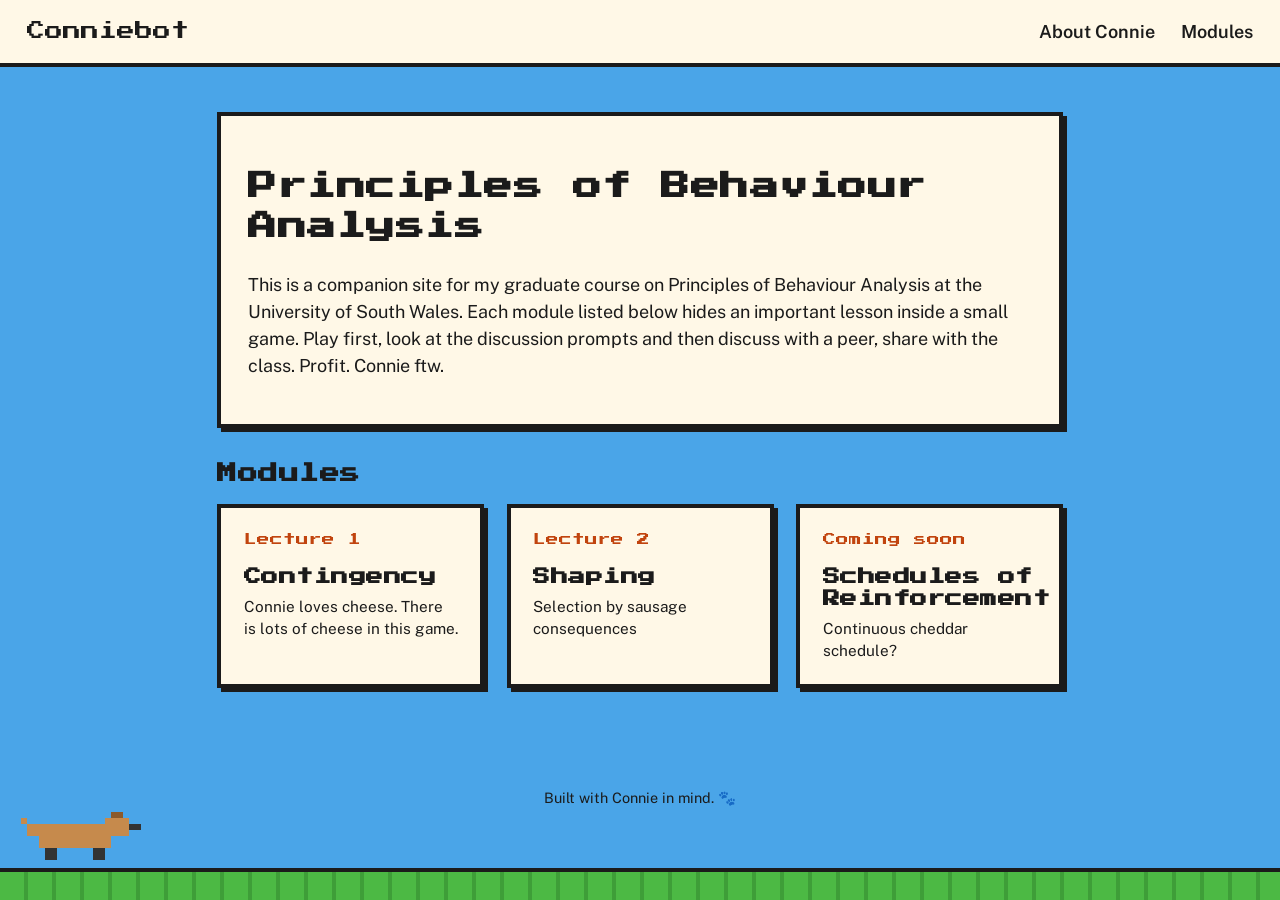
<file: index.html>
<!DOCTYPE html>
<html lang="en">
<head>
  <meta charset="UTF-8" />
  <meta name="viewport" content="width=device-width, initial-scale=1.0" />
  <title>Conniebot</title>
  <link rel="preconnect" href="https://fonts.googleapis.com">
  <link href="https://fonts.googleapis.com/css2?family=Press+Start+2P&family=Public+Sans:wght@400;600&display=swap" rel="stylesheet">
  <link rel="stylesheet" href="css/style.css" />
  
  <style>
    /* Fixed container locked safely in the bottom-left corner */
    .pixel-dog-container {
      position: fixed;
      bottom: 15px;
      left: 15px;
      z-index: 100;
      pointer-events: none;
    }

    /* Crisp pixel rendering for the SVG */
    .pixel-dog {
      width: 144px;
      height: 72px;
      shape-rendering: crispEdges;
    }

    /* Mobile scale adjustment */
    @media (max-width: 600px) {
      .pixel-dog {
        width: 96px;
        height: 48px;
      }
    }
  </style>
</head>
<body>

  <header class="site-header">
    <a class="brand" href="index.html">
      <span class="brand-title">Conniebot</span>
    </a>
    <nav class="site-nav">
      <a href="connie.html">About Connie</a>
      <a href="#modules">Modules</a>
      <span data-treats-counter-wrap>🦴 <span data-treats-counter>0</span></span>
    </nav>
  </header>

  <main>
    <section class="card">
      <h1>Principles of Behaviour Analysis</h1>
      <p>
        This is a companion site for my graduate course on Principles of Behaviour Analysis at the University of South Wales.
        Each module listed below hides an important lesson inside a small game. Play first,
        look at the discussion prompts and then discuss with a peer, share with the class. Profit.
        Connie ftw.
      </p>
    </section>

    <h2 id="modules">Modules</h2>
    <div class="module-grid">

      <a class="module-tile" href="modules/contingencies.html">
        <span class="lecture-no">Lecture 1</span>
        <h3>Contingency</h3>
        <p>Connie loves cheese. There is lots of cheese in this game.</p>
      </a>

      <a class="module-tile" href="modules/shaping.html">
        <span class="lecture-no">Lecture 2</span>
        <h3>Shaping</h3>
        <p>Selection by sausage consequences</p>
      </a>

      <a class="module-tile" href="#" aria-disabled="true">
        <span class="lecture-no">Coming soon</span>
        <h3>Schedules of Reinforcement</h3>
        <p>Continuous cheddar schedule?</p>
      </a>

    </div>
  </main>

  <footer>
    Built with Connie in mind. 🐾
  </footer>

  <!-- Pixel Sausage Dog Element (SVG) -->
  <div class="pixel-dog-container">
    <svg class="pixel-dog" viewBox="0 0 24 12" xmlns="http://www.w3.org/2000/svg">
      <!-- Tail -->
      <rect x="2" y="3" width="2" height="2" fill="#c68a4c"/>
      <rect x="1" y="2" width="1" height="1" fill="#c68a4c"/>
      <!-- Body -->
      <rect x="4" y="4" width="12" height="3" fill="#c68a4c"/>
      <rect x="4" y="3" width="12" height="1" fill="#c68a4c"/>
      <!-- Legs -->
      <rect x="5" y="7" width="2" height="2" fill="#333333"/>
      <rect x="13" y="7" width="2" height="2" fill="#333333"/>
      <!-- Head -->
      <rect x="15" y="2" width="4" height="3" fill="#c68a4c"/>
      <rect x="16" y="1" width="2" height="1" fill="#8b5a2b"/>
      <!-- Snout & Nose -->
      <rect x="19" y="3" width="2" height="1" fill="#333333"/>
    </svg>
  </div>

  <script src="js/shared.js"></script>
</body>
</html>
</file>
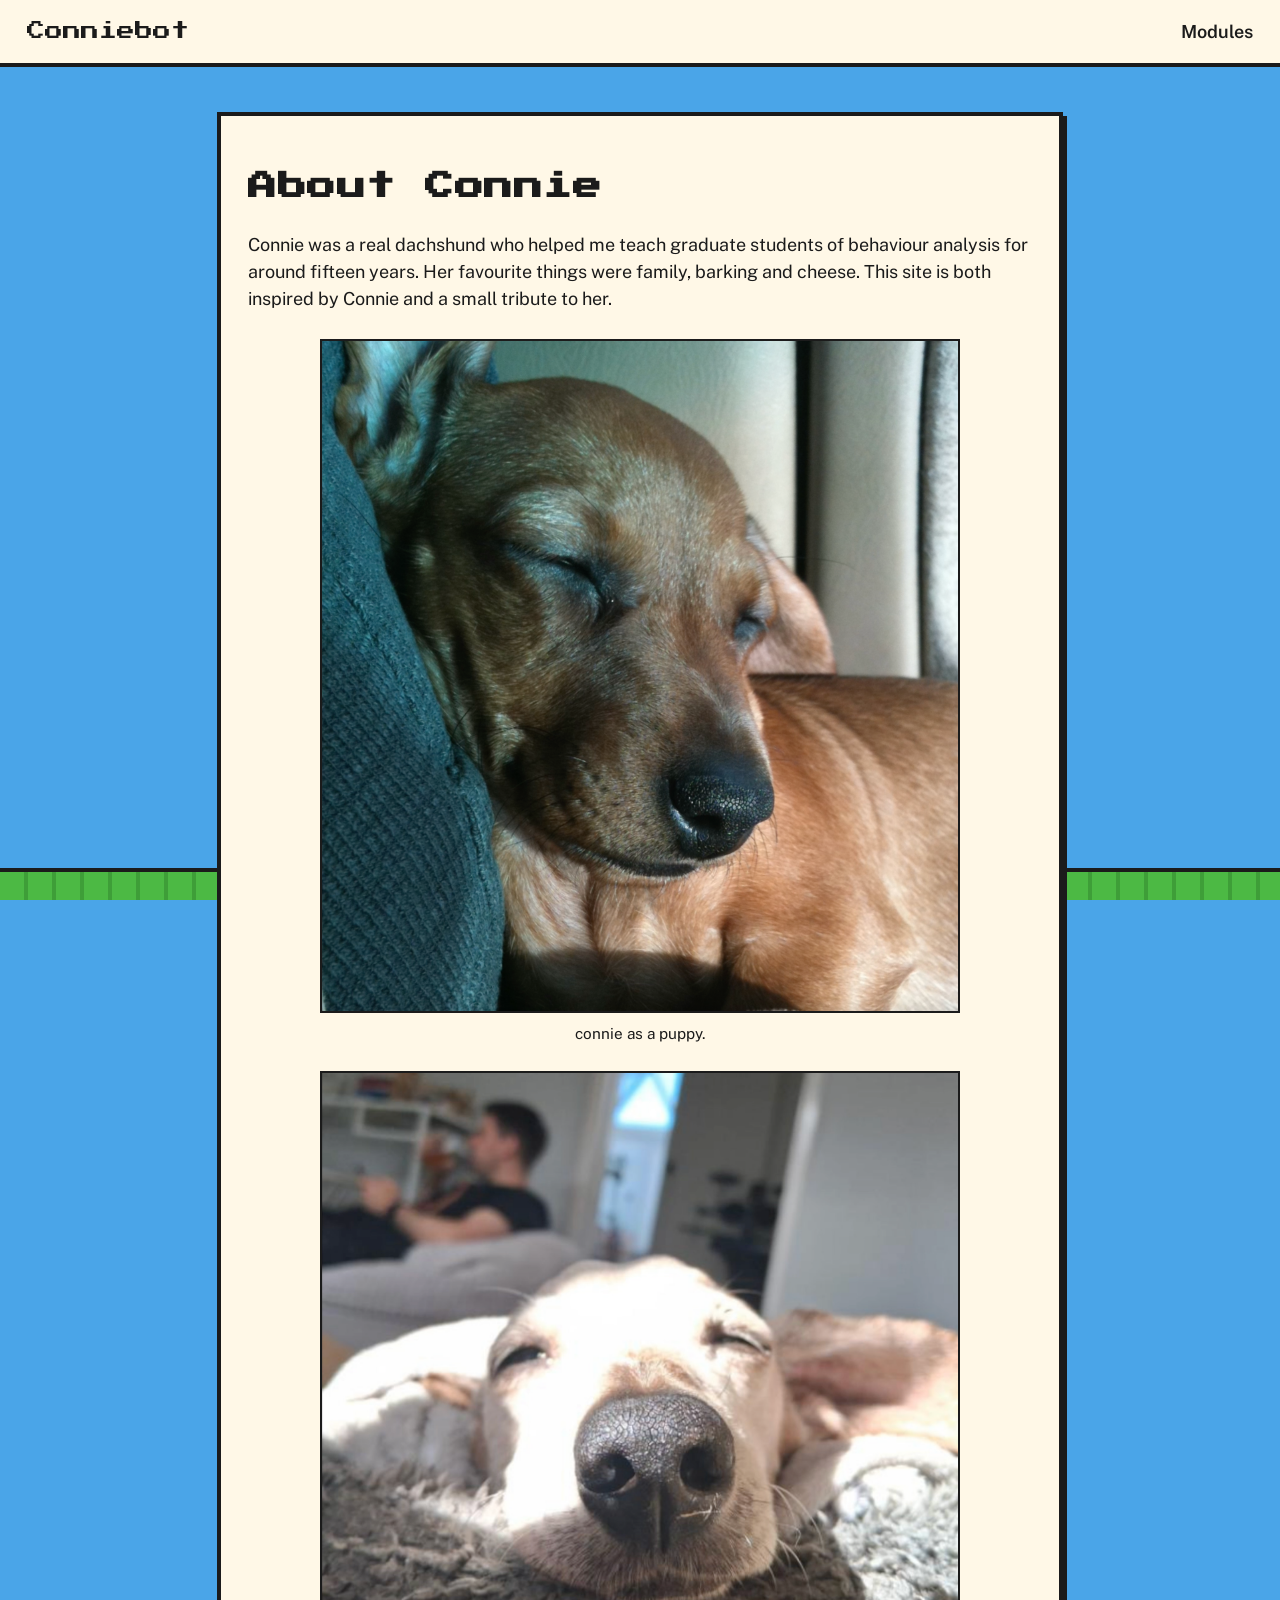
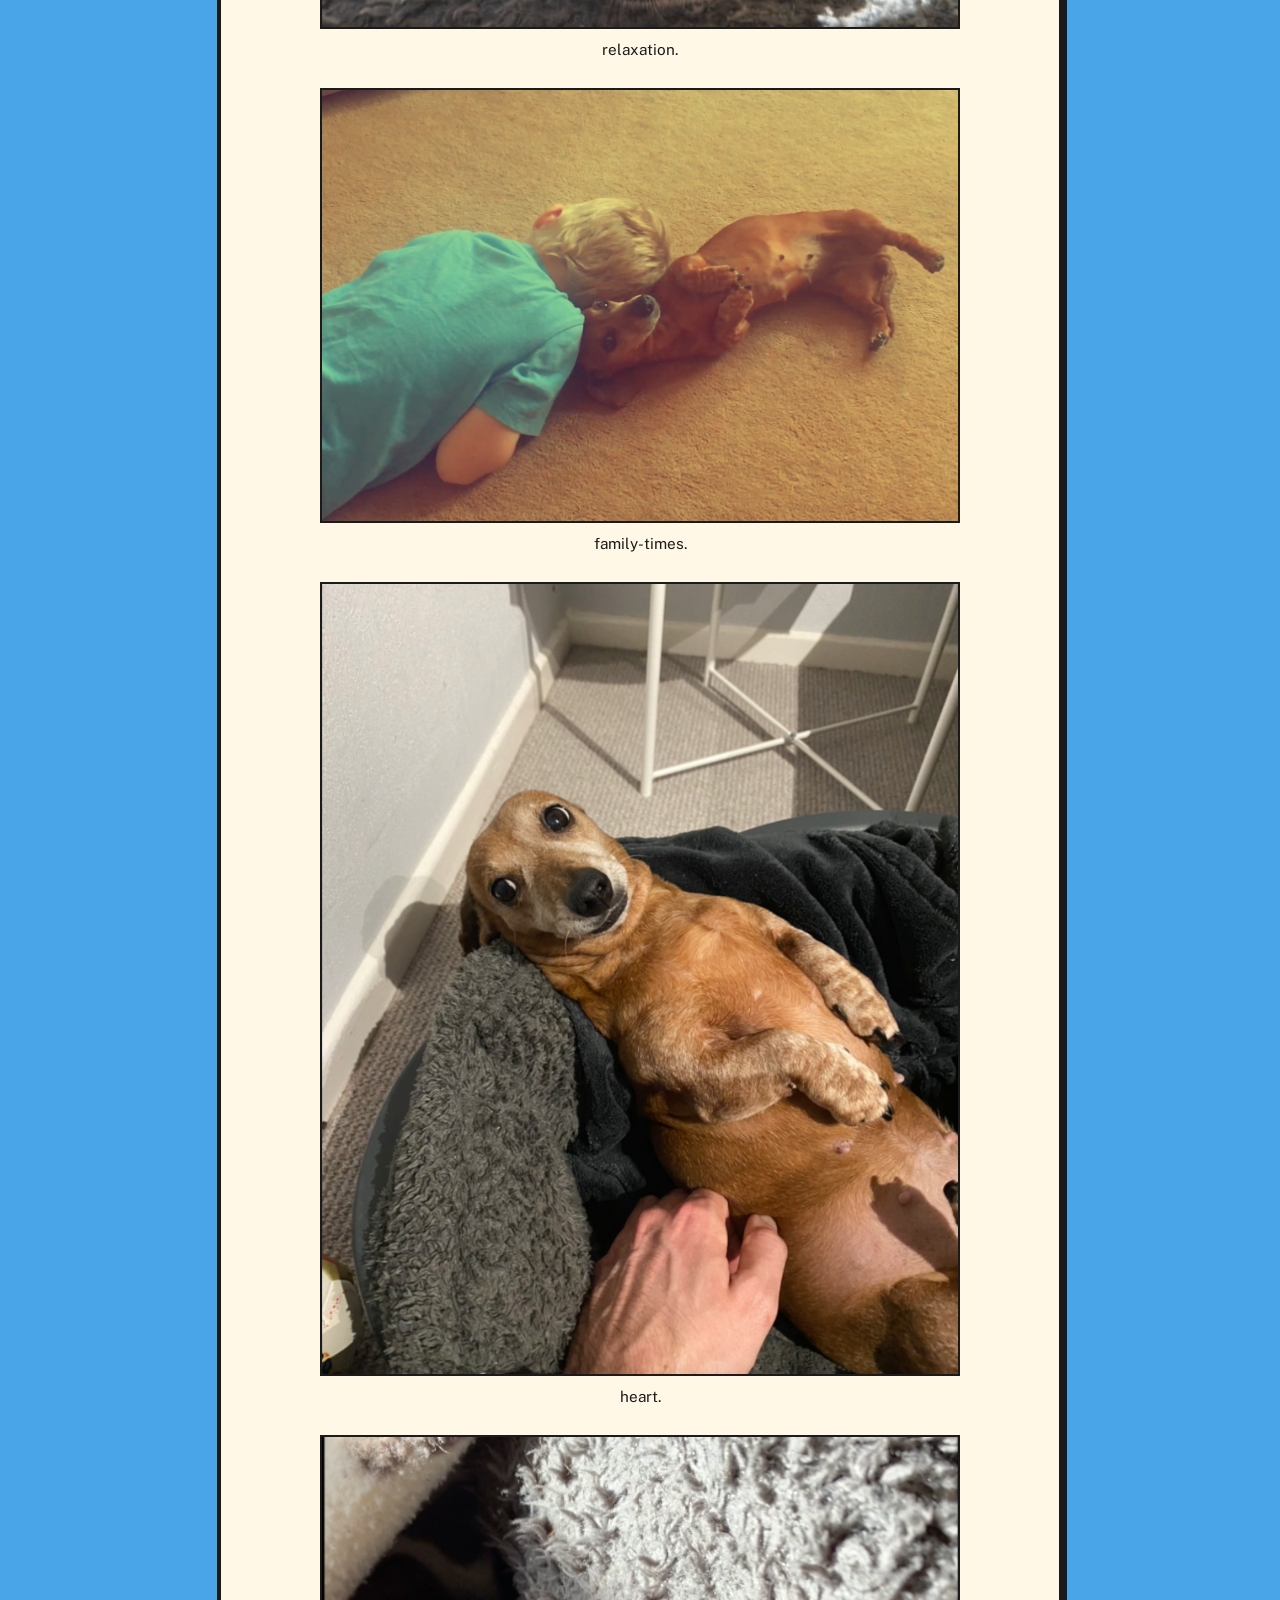
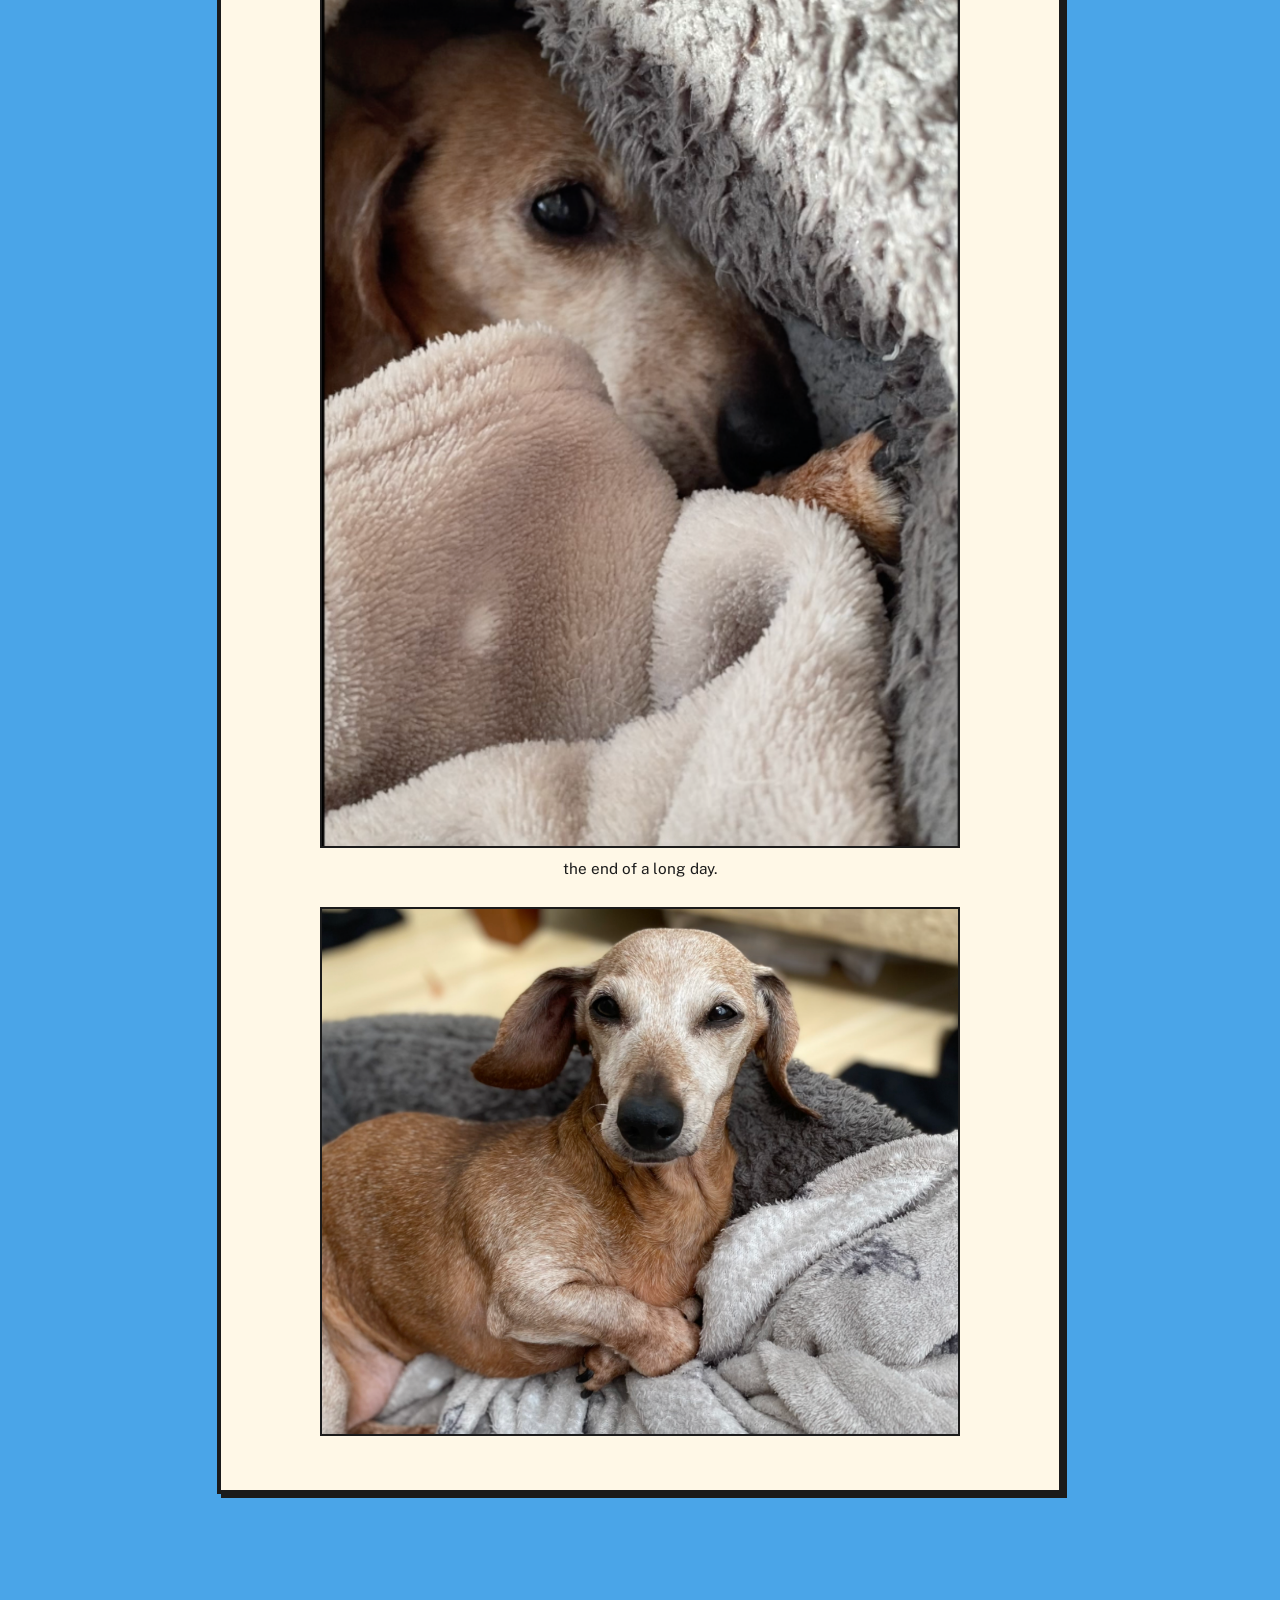
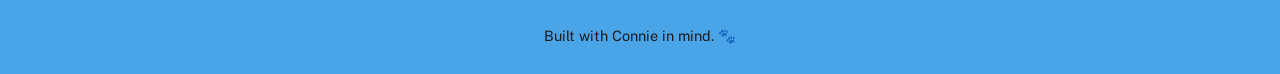
<file: connie.html>
<!DOCTYPE html>
<html lang="en">
<head>
  <meta charset="UTF-8" />
  <meta name="viewport" content="width=device-width, initial-scale=1.0" />
  <title>About Connie — Connie's Contingencies</title>
  <link rel="preconnect" href="https://fonts.googleapis.com">
  <link href="https://fonts.googleapis.com/css2?family=Press+Start+2P&family=Public+Sans:wght@400;600&display=swap" rel="stylesheet">
  <link rel="stylesheet" href="css/style.css" />
</head>
<body>

  <header class="site-header">
    <a class="brand" href="index.html">
      <span class="brand-title">Conniebot</span>
    </a>
    <nav class="site-nav">
      <a href="index.html">Modules</a>
      <span data-treats-counter-wrap>🦴 <span data-treats-counter>0</span></span>
    </nav>
  </header>

  <main>
    <section class="card">
      <h1>About Connie</h1>
      <p>
        <!-- TODO: replace with the real story. Placeholder below. -->
        Connie was a real dachshund who helped me teach graduate students of behaviour analysis for
        around fifteen years. Her favourite things were family, barking and cheese. This site is both inspired by Connie and a small tribute to her. 
      </p>
      <p>

        <figure class="connie-photo">
  <img
    src="assets/photos/connie1.png"
    alt="Connie"
    loading="lazy"
    style="display: block; width: 800px; max-width: 100%; height: auto; margin: 0 auto;"
  >
  <figcaption>
    connie as a puppy.
  </figcaption>
</figure>

 <figure class="connie-photo">
  <img
    src="assets/photos/connie2.png"
    alt="Connie sleeping"
    loading="lazy"
    style="display: block; width: 800px; max-width: 100%; height: auto; margin: 0 auto;"
  >
  <figcaption>
    relaxation.
  </figcaption>
</figure>

<figure class="connie-photo">
  <img
    src="assets/photos/connie3.png"
    alt="Connie"
    loading="lazy"
    style="display: block; width: 800px; max-width: 100%; height: auto; margin: 0 auto;"
  >
  <figcaption>
    family-times.
  </figcaption>
</figure>

 <figure class="connie-photo">
  <img
    src="assets/photos/connie4.png"
    alt="Connie relaxing"
    loading="lazy"
    style="display: block; width: 800px; max-width: 100%; height: auto; margin: 0 auto;"
  >
  <figcaption>
    heart.
  </figcaption>
</figure>

<figure class="connie-photo">
  <img
    src="assets/photos/connie5.png"
    alt="Connie"
    loading="lazy"
    style="display: block; width: 800px; max-width: 100%; height: auto; margin: 0 auto;"
  >
  <figcaption>
    the end of a long day.
  </figcaption>
</figure>

 <figure class="connie-photo">
  <img
    src="assets/photos/connie6.png"
    alt="Connie sleeping"
    loading="lazy"
    style="display: block; width: 800px; max-width: 100%; height: auto; margin: 0 auto;"
  >
  <figcaption>
    
  </figcaption>
</figure>
        <!-- TODO: add a couple of real photos / anecdotes here -->
      </p>
    </section>
  </main>

  <footer>
    Built with Connie in mind. 🐾
  </footer>

  <script src="js/shared.js"></script>
</body>
</html>
</file>
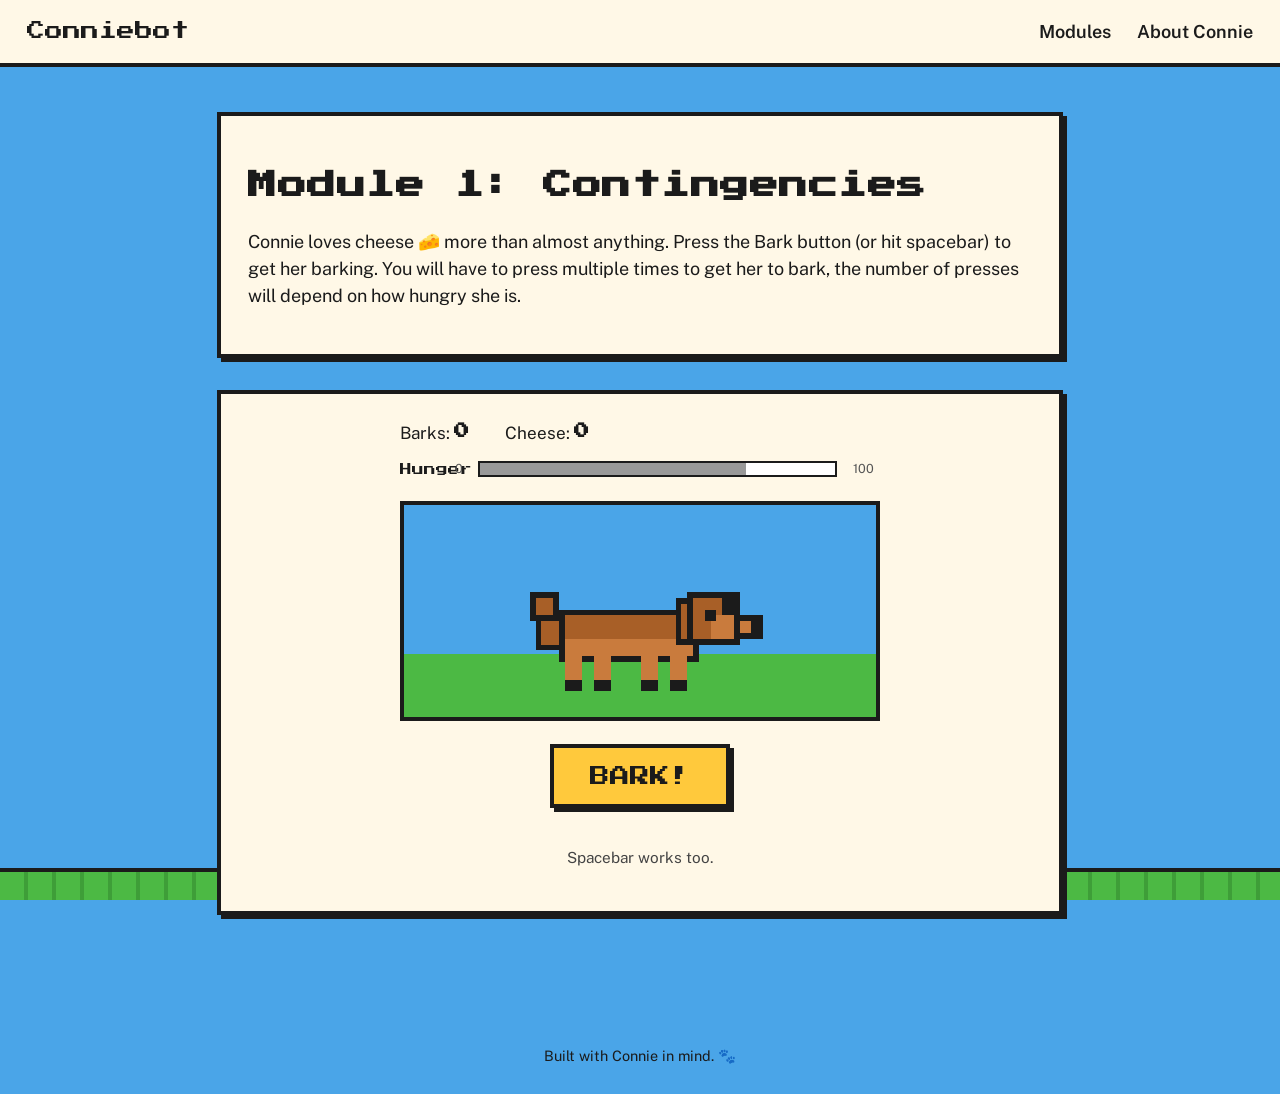
<file: modules/contingencies.html>
<!DOCTYPE html>
<html lang="en">
<head>
  <meta charset="UTF-8" />
  <meta name="viewport" content="width=device-width, initial-scale=1.0" />
  <title>Contingencies — Conniebot </title>
  <link rel="preconnect" href="https://fonts.googleapis.com">
  <link href="https://fonts.googleapis.com/css2?family=Press+Start+2P&family=Public+Sans:wght@400;600&display=swap" rel="stylesheet">
  <link rel="stylesheet" href="../css/style.css" />
  <style>
    :root { --connie-dark: #A85F27; }

    .card h1 {
      font-size: clamp(1.2rem, 5vw, 1.6rem);
      line-height: 1.3;
    }
    .title-break {
      display: none;
    }
    @media (max-width: 480px) {
      .title-break {
        display: block;
      }
    }

    #game-area {
      display: flex;
      flex-direction: column;
      align-items: center;
      gap: 1.25rem;
    }

    /* ---- meters ---- */
    #meters {
      width: 100%;
      max-width: 480px;
      display: flex;
      flex-direction: column;
      gap: 0.75rem;
    }
    #counts-row {
      display: flex;
      gap: 2rem;
      font-size: 0.95rem;
    }
    #counts-row strong {
      font-family: var(--font-display);
      font-size: 0.85rem;
      font-variant-numeric: tabular-nums;
    }
    .meter {
      display: grid;
      grid-template-columns: 40px 20px 1fr 34px;
      align-items: center;
      gap: 0.5rem;
    }
    .meter-label {
      font-family: var(--font-display);
      font-size: 0.65rem;
    }
    .meter-scale-tick {
      font-size: 0.7rem;
      color: #555;
      text-align: center;
    }
    .meter-track {
      height: 16px;
      background: #fff;
      border: 2px solid var(--ink);
      position: relative;
      overflow: hidden;
    }
    .meter-fill {
      position: absolute;
      inset: 0 auto 0 0;
      width: 0%;
      transition: width 0.25s ease-out;
    }
    #mystery-fill { background: #999; }

    /* ---- scene ---- */
    #scene {
      width: 100%;
      max-width: 480px;
      height: 220px;
      background: var(--sky);
      border: var(--pixel-border);
      position: relative;
      overflow: hidden;
      display: flex;
      align-items: flex-end;
      justify-content: center;
    }
    #scene::before {
      content: "";
      position: absolute;
      left: 0; right: 0; bottom: 0;
      height: 30%;
      background: var(--grass);
    }
    #dog-wrap {
      position: relative;
      width: 257px;
      height: 140px;
      margin-bottom: 20px;
      transition: transform 0.08s ease-out;
    }
    #dog-wrap.bark-anim { transform: translateY(-8px); }
    #dog-svg { width: 100%; height: 100%; display: block; }
    #tail-group {
      transform-box: fill-box;
      transform-origin: 90% 50%;
    }
    #tail-group.wag-once {
      animation: wagOnce 0.6s ease-in-out 1;
    }
    @keyframes wagOnce {
      0%   { transform: rotate(0deg); }
      25%  { transform: rotate(-16deg); }
      50%  { transform: rotate(14deg); }
      75%  { transform: rotate(-10deg); }
      100% { transform: rotate(0deg); }
    }

    .bark-bubble, .cheese-pop {
      position: absolute;
      pointer-events: none;
      font-family: var(--font-display);
    }
    .bark-bubble {
      top: -6px;
      left: 60%;
      font-size: 0.85rem;
      background: var(--paper);
      border: 3px solid var(--ink);
      padding: 4px 8px;
      animation: bubble 0.5s ease-out forwards;
    }
    @keyframes bubble {
      0%   { opacity: 0; transform: translateY(6px) scale(0.7); }
      30%  { opacity: 1; transform: translateY(-4px) scale(1.05); }
      100% { opacity: 0; transform: translateY(-14px) scale(1); }
    }
    .cheese-pop {
      top: 10%;
      left: 50%;
      font-size: 2.4rem;
      animation: cheesepop 1.1s ease-out forwards;
    }
    @keyframes cheesepop {
      0%   { transform: translate(-50%, -30px) scale(0.5); opacity: 0; }
      25%  { transform: translate(-50%, 10px) scale(1.15); opacity: 1; }
      45%  { transform: translate(-50%, 0px) scale(1); opacity: 1; }
      100% { transform: translate(-50%, 0px) scale(1); opacity: 0; }
    }

    #bark-btn {
      font-size: 1.1rem;
      padding: 1rem 2rem;
      touch-action: manipulation;
    }
    .btn {
      touch-action: manipulation;
    }
    #bark-btn.pressed {
      transform: translate(2px, 2px);
      box-shadow: 0 0 0 var(--ink);
    }
    .hint { font-size: 0.85rem; color: #444; }

    /* ---- results ---- */
    #results { display: none; width: 100%; }
    #results h2 { margin-bottom: 0.25rem; }
    #results .chart-caption { font-size: 0.85rem; color: #444; margin: 0.25rem 0 1rem; }
    #results svg { width: 100%; height: auto; background: #fff; border: 2px solid var(--ink); }
    .rate-stat {
      font-family: var(--font-display);
      font-size: 1.4rem;
      background: var(--paper);
      border: var(--pixel-border);
      box-shadow: var(--shadow-hard);
      padding: 1.5rem;
      text-align: center;
    }
    .rate-stat small {
      display: block;
      font-family: var(--font-body);
      font-size: 0.85rem;
      margin-top: 0.5rem;
      font-weight: 400;
    }
    #discussion ol { padding-left: 1.25rem; }
    #discussion li { margin-bottom: 0.75rem; }
  </style>
</head>
<body>

  <header class="site-header">
    <a class="brand" href="../index.html">
      <span class="brand-title">Conniebot</span>
    </a>
    <nav class="site-nav">
      <a href="../index.html">Modules</a>
      <a href="../connie.html">About Connie</a>
      <span data-treats-counter-wrap>🦴 <span data-treats-counter>0</span></span>
    </nav>
  </header>

  <main>
    <section class="card">
      <h1>Module 1:<br class="title-break"> Contingencies</h1>
      <p>
        Connie loves cheese 🧀 more than almost anything. Press the Bark
        button (or hit spacebar) to get her barking. You will have to press multiple times to get her to bark, the number of presses will depend on how hungry she is.
      </p>
    </section>

    <section class="card" id="game-area">

      <div id="meters">
        <div id="counts-row">
          <span>Barks: <strong id="barks-value">0</strong></span>
          <span>Cheese: <strong id="cheese-value">0</strong></span>
        </div>
        <div class="meter">
          <span class="meter-label">Hunger</span>
          <span class="meter-scale-tick">0</span>
          <div class="meter-track"><div class="meter-fill" id="mystery-fill"></div></div>
          <span class="meter-scale-tick">100</span>
        </div>
      </div>

      <div id="scene">
        <div id="dog-wrap">
          <svg id="dog-svg" viewBox="0 0 44 24" xmlns="http://www.w3.org/2000/svg" shape-rendering="crispEdges">
            <g id="tail-group">
              <rect x="4" y="10" width="5" height="6" fill="var(--ink)" />
              <rect x="5" y="11" width="3" height="4" fill="var(--connie-dark)" />
              <rect x="3" y="6" width="5" height="5" fill="var(--ink)" />
              <rect x="4" y="7" width="3" height="3" fill="var(--connie-dark)" />
            </g>
            <rect x="8" y="9" width="24" height="9" fill="var(--ink)" />
            <rect x="9" y="10" width="22" height="4" fill="var(--connie-dark)" />
            <rect x="9" y="14" width="22" height="3" fill="var(--connie-tan)" />
            <rect x="28" y="7" width="5" height="8" fill="var(--ink)" />
            <rect x="29" y="8" width="3" height="6" fill="var(--connie-dark)" />
            <rect x="30" y="6" width="9" height="9" fill="var(--ink)" />
            <rect x="31" y="7" width="5" height="7" fill="var(--connie-dark)" />
            <rect x="34" y="10" width="4" height="4" fill="var(--connie-tan)" />
            <rect x="33" y="9" width="2" height="2" fill="var(--ink)" />
            <rect x="38" y="10" width="5" height="4" fill="var(--ink)" />
            <rect x="39" y="11" width="3" height="2" fill="var(--connie-tan)" />
            <rect x="41" y="11" width="2" height="2" fill="var(--ink)" />
            <rect x="9" y="17" width="3" height="6" fill="var(--ink)" />
            <rect x="9" y="17" width="3" height="4" fill="var(--connie-tan)" />
            <rect x="14" y="17" width="3" height="6" fill="var(--ink)" />
            <rect x="14" y="17" width="3" height="4" fill="var(--connie-tan)" />
            <rect x="22" y="17" width="3" height="6" fill="var(--ink)" />
            <rect x="22" y="17" width="3" height="4" fill="var(--connie-tan)" />
            <rect x="27" y="17" width="3" height="6" fill="var(--ink)" />
            <rect x="27" y="17" width="3" height="4" fill="var(--connie-tan)" />
          </svg>
        </div>
      </div>

      <button class="btn" id="bark-btn">BARK!</button>
      <p class="hint">Spacebar works too.</p>

    </section>

    <section class="card" id="results">
      <h1>What happened?</h1>

      <h2>Cumulative record</h2>
      <p class="chart-caption">Every bark, in order, over the whole session. Marks along the bottom show when cheese arrived (red) and when Connie's tail wagged in response (green).</p>
      <div id="chart-cumulative"></div>

      <h2>Session totals</h2>
      <p class="chart-caption">Total barks, wags, and cheese deliveries across the whole session.</p>
      <div id="chart-totals"></div>

      <h2>Overall rate</h2>
      <div class="rate-stat" id="rate-stat"></div>

      <div id="discussion">
        <h2>Discuss</h2>
        <ol>
          <li>What contingencies were present in the simulation? </li>
          <li>The bar was labelled "Hunger" did that match what you saw? why?</li>
          <li>What do the graphs show, and how are they useful for testing your hypothesis about the contingencies you identified above?</li>
          <li>Confer with those around you: what does their data show? How helpful is this in confirming your suspicions about the contingency or contingencies present?</li>
          <li>Can you propose a three-term contingency for barking? </li>
          <li>How might you test your hypothesis/ hypotheses by running the experiment again?</li>
        </ol>
      </div>

      <p style="margin-top:1.5rem;">
        <button class="btn" id="again-btn">Play again</button>
      </p>
    </section>
  </main>

  <footer>Built with Connie in mind. 🐾</footer>

  <script src="../js/shared.js"></script>
  <script>
    const DELIVERIES_TOTAL = 10;
    const MIN_GAP_S = 7, MAX_GAP_S = 13; 

    let state = 75;              
    let clickAcc = 0;
    let barkCount = 0;
    let cheeseCount = 0;
    let sessionStarted = false;
    let sessionEnded = false;
    let sessionStartMs = null;
    let cheeseTimer = null;

    const barkLog = [];   
    const cheeseLog = []; 
    const stateLog = [];  
    const wagLog = [];    

    const dogWrap = document.getElementById("dog-wrap");
    const scene = document.getElementById("scene");
    const barkBtn = document.getElementById("bark-btn");
    const tailGroup = document.getElementById("tail-group");

    function clicksNeeded(s) {
      const clamped = Math.max(0, Math.min(100, s));
      const clicks = 4 + 0.0035 * Math.pow(100 - clamped, 2);
      return Math.round(clicks);
    }

    const STATE_FLOOR_TARGET = 15;
    const declineK = (100 - STATE_FLOOR_TARGET) / Math.pow(DELIVERIES_TOTAL - 3, 2);
    function stateAfterDelivery(i) {
      if (i === 1) return 85;
      if (i === 2) return 93;
      if (i === 3) return 100;
      const x = i - 3;
      return Math.max(5, 100 - declineK * x * x);
    }

    function elapsedSeconds() {
      return (performance.now() - sessionStartMs) / 1000;
    }

    function updateMeters() {
      document.getElementById("barks-value").textContent = barkCount;
      document.getElementById("cheese-value").textContent = cheeseCount;
      document.getElementById("mystery-fill").style.width = Math.round(state) + "%";
    }
    updateMeters();

    function showBarkBubble() {
      const b = document.createElement("div");
      b.className = "bark-bubble";
      b.textContent = "Woof!";
      dogWrap.appendChild(b);
      setTimeout(() => b.remove(), 500);
    }

    function showCheesePop() {
      const c = document.createElement("div");
      c.className = "cheese-pop";
      c.textContent = "🧀";
      scene.appendChild(c);
      setTimeout(() => c.remove(), 1100);
    }

    const WAG_DELAY_MS = 350; 
    function doWag() {
      wagLog.push(elapsedSeconds());
      tailGroup.classList.remove("wag-once");
      tailGroup.classList.add("wag-once");
      setTimeout(() => tailGroup.classList.remove("wag-once"), 650);
    }

    function playBarkSound() {
      const ctx = getAudioCtx();
      const duration = 0.15;
      const bufferSize = Math.floor(ctx.sampleRate * duration);
      const buffer = ctx.createBuffer(1, bufferSize, ctx.sampleRate);
      const data = buffer.getChannelData(0);
      for (let i = 0; i < bufferSize; i++) {
        const decay = Math.pow(1 - i / bufferSize, 2);
        data[i] = (Math.random() * 2 - 1) * decay;
      }

      const noise = ctx.createBufferSource();
      noise.buffer = buffer;

      const filter = ctx.createBiquadFilter();
      filter.type = "lowpass";
      filter.Q.value = 3;
      filter.frequency.setValueAtTime(1600, ctx.currentTime);
      filter.frequency.exponentialRampToValueAtTime(220, ctx.currentTime + duration);

      const gain = ctx.createGain();
      gain.gain.setValueAtTime(0.5, ctx.currentTime);
      gain.gain.exponentialRampToValueAtTime(0.001, ctx.currentTime + duration);

      noise.connect(filter).connect(gain).connect(ctx.destination);
      noise.start();
      noise.stop(ctx.currentTime + duration);
    }

    function emitBark() {
      barkCount++;
      barkLog.push(elapsedSeconds());
      updateMeters();
      showBarkBubble();
      dogWrap.classList.add("bark-anim");
      setTimeout(() => dogWrap.classList.remove("bark-anim"), 120);
      playBarkSound();
    }

    function scheduleNextCheese() {
      const delayMs = (MIN_GAP_S + Math.random() * (MAX_GAP_S - MIN_GAP_S)) * 1000;
      cheeseTimer = setTimeout(deliverCheese, delayMs);
    }

    function deliverCheese() {
      cheeseCount++;
      const t = elapsedSeconds();
      cheeseLog.push(t);
      state = stateAfterDelivery(cheeseCount);
      stateLog.push({ t, state });
      updateMeters();
      showCheesePop();
      setTimeout(doWag, WAG_DELAY_MS);
      playMotif([[520, 90], [660, 90], [880, 140]], "triangle");
      addTreats(1);

      if (cheeseCount >= DELIVERIES_TOTAL) {
        sessionEnded = true;
        clearTimeout(cheeseTimer);
        barkBtn.disabled = true;
        setTimeout(showResults, WAG_DELAY_MS + 50);
      } else {
        scheduleNextCheese();
      }
    }

    function handleBarkInput() {
      if (sessionEnded) return;

      if (!sessionStarted) {
        sessionStarted = true;
        sessionStartMs = performance.now();
        scheduleNextCheese();
      }

      clickAcc++;
      if (clickAcc >= clicksNeeded(Math.round(state))) {
        emitBark();
        clickAcc = 0;
      }
    }

    barkBtn.addEventListener("click", handleBarkInput);
    document.addEventListener("keydown", (e) => {
      if (e.code === "Space") {
        e.preventDefault();
        barkBtn.classList.add("pressed");
        handleBarkInput();
      }
    });
    document.addEventListener("keyup", (e) => {
      if (e.code === "Space") barkBtn.classList.remove("pressed");
    });

    function showResults() {
      const duration = cheeseLog[cheeseLog.length - 1];
      renderCumulative(duration);
      renderTotals();
      renderRate(duration);

      document.getElementById("results").style.display = "block";
      document.getElementById("results").scrollIntoView({ behavior: "smooth" });
    }

    function cumulativeAt(t) {
      let n = 0;
      for (const bt of barkLog) if (bt <= t) n++;
      return n;
    }

    function renderCumulative(duration) {
      const W = 600, H = 240, ML = 40, MR = 20, MT = 20, MB = 30;
      const plotW = W - ML - MR, plotH = H - MT - MB;
      const maxCount = Math.max(barkLog.length, 1);

      const x = (t) => ML + (t / duration) * plotW;
      const y = (c) => (H - MB) - (c / maxCount) * plotH;

      let points = [`${x(0)},${y(0)}`];
      let count = 0;
      for (const t of barkLog) {
        points.push(`${x(t)},${y(count)}`);
        count++;
        points.push(`${x(t)},${y(count)}`);
      }
      points.push(`${x(duration)},${y(count)}`);

      const cheeseTicks = cheeseLog.map(t => {
        const cx = x(t);
        return `<line x1="${cx}" y1="${H - MB}" x2="${cx}" y2="${H - MB + 8}" stroke="var(--brick)" stroke-width="2" />
                <circle cx="${cx}" cy="${y(cumulativeAt(t))}" r="3" fill="var(--brick)" />`;
      }).join("");

      const wagTicks = wagLog.map(t => {
        const wx = x(t);
        return `<line x1="${wx}" y1="${H - MB}" x2="${wx}" y2="${H - MB + 8}" stroke="var(--grass)" stroke-width="2" />`;
      }).join("");

      document.getElementById("chart-cumulative").innerHTML = `
        <svg viewBox="0 0 ${W} ${H}">
          <line x1="${ML}" y1="${MT}" x2="${ML}" y2="${H - MB}" stroke="var(--ink)" stroke-width="2" />
          <line x1="${ML}" y1="${H - MB}" x2="${W - MR}" y2="${H - MB}" stroke="var(--ink)" stroke-width="2" />
          <text x="${ML - 6}" y="${MT + 4}" font-size="10" text-anchor="end">${maxCount}</text>
          <text x="${ML - 6}" y="${H - MB}" font-size="10" text-anchor="end">0</text>
          <text x="${ML}" y="${H - MB + 20}" font-size="10">0s</text>
          <text x="${W - MR}" y="${H - MB + 20}" font-size="10" text-anchor="end">${Math.round(duration)}s</text>
          <polyline points="${points.join(" ")}" fill="none" stroke="var(--ink)" stroke-width="2" />
          ${cheeseTicks}
          ${wagTicks}
        </svg>`;
    }

    function renderTotals() {
      const W = 600, H = 240, ML = 40, MR = 20, MT = 20, MB = 30;
      const plotW = W - ML - MR, plotH = H - MT - MB;
      const totals = [
        { label: "Barks",  value: barkCount,      color: "var(--brick)" },
        { label: "Wags",   value: wagLog.length,  color: "var(--grass)" },
        { label: "Cheese", value: cheeseCount,    color: "var(--sun)" }
      ];
      const maxCount = Math.max(...totals.map(t => t.value), 1);
      const slot = plotW / totals.length;
      const barW = slot * 0.5;

      let bars = "";
      totals.forEach((t, i) => {
        const h = (t.value / maxCount) * plotH;
        const bx = ML + i * slot + (slot - barW) / 2;
        bars += `<rect x="${bx}" y="${H - MB - h}" width="${barW}" height="${h}" fill="${t.color}" />`;
        bars += `<text x="${bx + barW / 2}" y="${H - MB - h - 8}" font-size="13" text-anchor="middle">${t.value}</text>`;
        bars += `<text x="${bx + barW / 2}" y="${H - MB + 20}" font-size="11" text-anchor="middle">${t.label}</text>`;
      });

      document.getElementById("chart-totals").innerHTML = `
        <svg viewBox="0 0 ${W} ${H}">
          <line x1="${ML}" y1="${MT}" x2="${ML}" y2="${H - MB}" stroke="var(--ink)" stroke-width="2" />
          <line x1="${ML}" y1="${H - MB}" x2="${W - MR}" y2="${H - MB}" stroke="var(--ink)" stroke-width="2" />
          <text x="${ML - 6}" y="${MT + 4}" font-size="10" text-anchor="end">${maxCount}</text>
          <text x="${ML - 6}" y="${H - MB}" font-size="10" text-anchor="end">0</text>
          ${bars}
        </svg>`;
    }

    function renderRate(duration) {
      const minutes = duration / 60;
      const rate = barkCount / minutes;
      document.getElementById("rate-stat").innerHTML = `
        ${rate.toFixed(1)} barks / minute
        <small>${barkCount} barks over ${minutes.toFixed(1)} minutes, averaged into one number</small>`;
    }

    document.getElementById("again-btn").addEventListener("click", () => location.reload());
  </script>
</body>
</html>
</file>
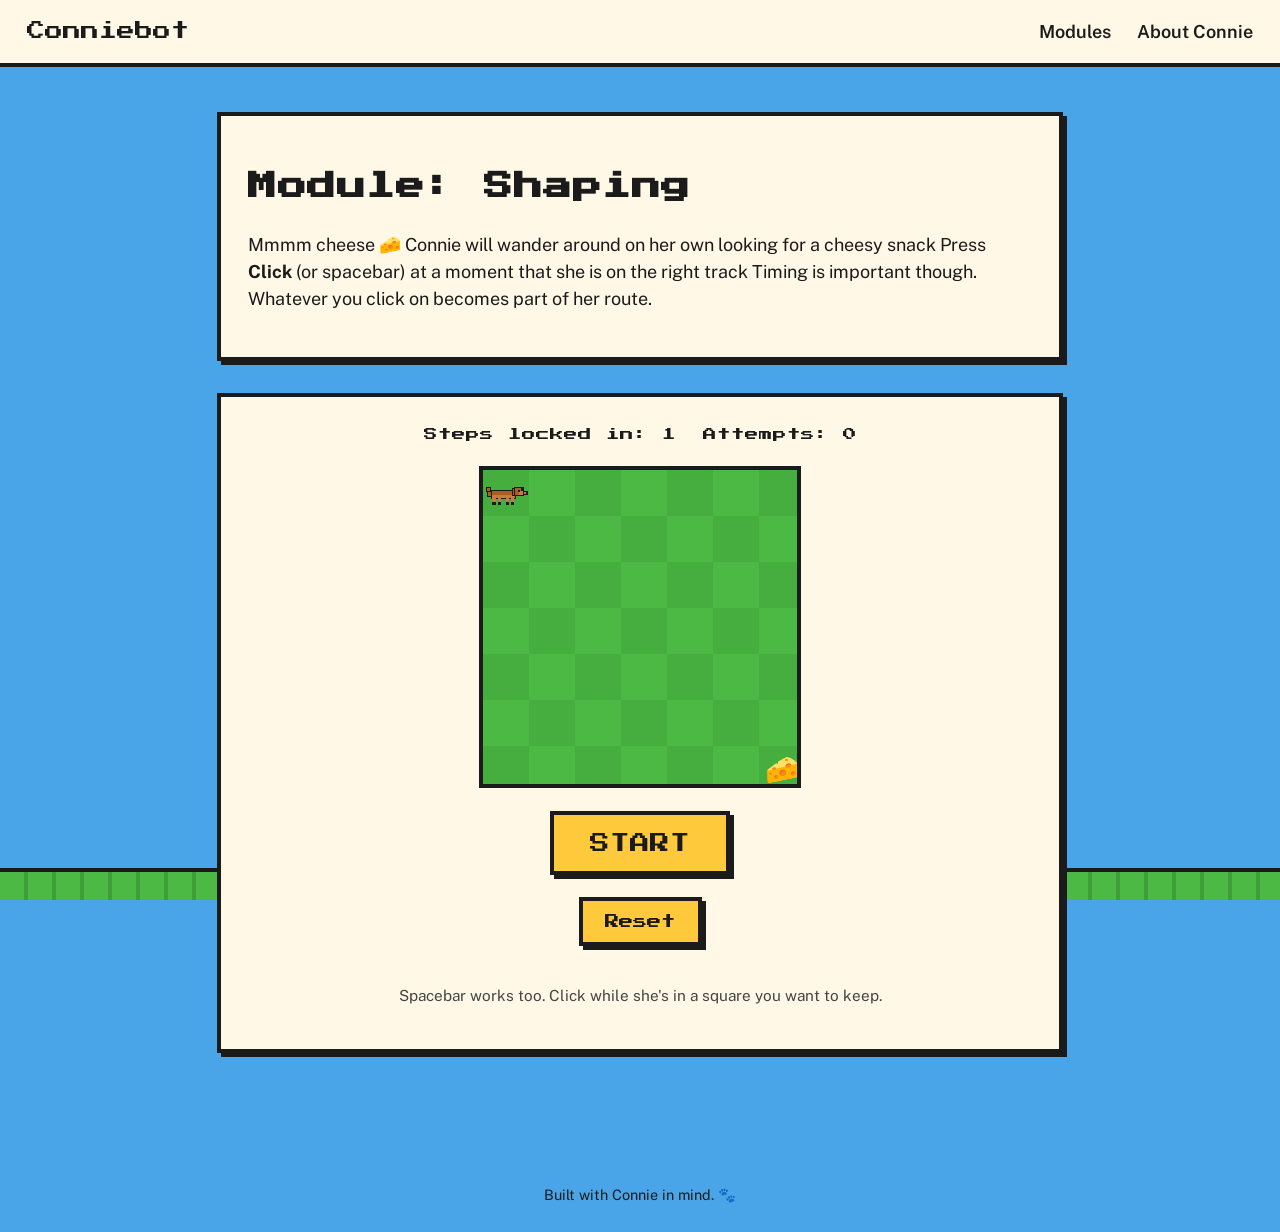
<file: modules/shaping.html>
<!DOCTYPE html>
<html lang="en">
<head>
  <meta charset="UTF-8" />
  <meta name="viewport" content="width=device-width, initial-scale=1.0" />
  <title>Shaping — Conniebot</title>
  <link rel="preconnect" href="https://fonts.googleapis.com">
  <link href="https://fonts.googleapis.com/css2?family=Press+Start+2P&family=Public+Sans:wght@400;600&display=swap" rel="stylesheet">
  <link rel="stylesheet" href="../css/style.css" />
  <style>
    :root {
      --connie-dark: #A85F27;
      --cell: 46px;
      --cols: 7;
      --rows: 7;
    }

    #game-area {
      display: flex;
      flex-direction: column;
      align-items: center;
      gap: 1.25rem;
    }

    #stats {
      font-family: var(--font-display);
      font-size: 0.75rem;
      display: flex;
      gap: 1.5rem;
      flex-wrap: wrap;
      justify-content: center;
    }

    #arena {
      width: calc(var(--cell) * var(--cols));
      height: calc(var(--cell) * var(--rows));
      max-width: 100%;
      background: var(--grass);
      background-image: conic-gradient(
        #4CB944 90deg, #45AE3E 90deg 180deg,
        #4CB944 180deg 270deg, #45AE3E 270deg
      );
      background-size: calc(var(--cell) * 2) calc(var(--cell) * 2);
      border: var(--pixel-border);
      position: relative;
      overflow: hidden;
    }

    #bowl {
      position: absolute;
      width: var(--cell);
      height: var(--cell);
      display: flex;
      align-items: center;
      justify-content: center;
      font-size: calc(var(--cell) * 0.6);
      user-select: none;
    }

    #dog-wrap {
      position: absolute;
      width: var(--cell);
      height: var(--cell);
      z-index: 3;
    }
    /* Flip only the SVG graphic, not #dog-wrap itself — the bark bubble is
       a child of #dog-wrap, and if the wrapper were flipped instead, the
       bubble's TEXT would mirror too (this was a real bug: "Woof!" was
       rendering backwards whenever she faced left). */
    #dog-svg.face-left { transform: scaleX(-1); }
    #dog-svg { width: 100%; height: 100%; display: block; }

    #tail-group {
      transform-box: fill-box;
      transform-origin: 90% 50%;
    }
    #tail-group.wag-once {
      animation: wagOnce 0.6s ease-in-out 1;
    }
    @keyframes wagOnce {
      0%   { transform: rotate(0deg); }
      25%  { transform: rotate(-16deg); }
      50%  { transform: rotate(14deg); }
      75%  { transform: rotate(-10deg); }
      100% { transform: rotate(0deg); }
    }

    .bark-bubble {
      position: absolute;
      top: -6px;
      left: 60%;
      pointer-events: none;
      font-family: var(--font-display);
      font-size: 0.7rem;
      background: var(--paper);
      border: 3px solid var(--ink);
      padding: 3px 6px;
      z-index: 5;
      animation: bubble 0.5s ease-out forwards;
      white-space: nowrap;
    }
    @keyframes bubble {
      0%   { opacity: 0; transform: translateY(6px) scale(0.7); }
      30%  { opacity: 1; transform: translateY(-4px) scale(1.05); }
      100% { opacity: 0; transform: translateY(-14px) scale(1); }
    }

    .cheese-pop {
      position: absolute;
      width: var(--cell);
      height: var(--cell);
      display: flex;
      align-items: center;
      justify-content: center;
      pointer-events: none;
      font-size: calc(var(--cell) * 0.6);
      z-index: 6;
      animation: cheesepop 1.1s ease-out forwards;
    }
    @keyframes cheesepop {
      0%   { transform: translateY(-20px) scale(0.5); opacity: 0; }
      25%  { transform: translateY(8px) scale(1.15); opacity: 1; }
      45%  { transform: translateY(0px) scale(1); opacity: 1; }
      100% { transform: translateY(0px) scale(1); opacity: 0; }
    }

    #click-btn {
      font-size: 1.1rem;
      padding: 1rem 2rem;
    }
    #start-btn {
      font-size: 1.1rem;
      padding: 1rem 2rem;
    }
    #click-btn.pressed {
      transform: translate(2px, 2px);
      box-shadow: 0 0 0 var(--ink);
    }
    #click-btn:disabled { opacity: 0.5; }
    .hint { font-size: 0.85rem; color: #444; }

    #results { display: none; width: 100%; }
    #results ol { padding-left: 1.25rem; }
    #results li { margin-bottom: 0.75rem; }
  </style>
</head>
<body>

  <header class="site-header">
    <a class="brand" href="../index.html">
      <span class="brand-title">Conniebot</span>
    </a>
    <nav class="site-nav">
      <a href="../index.html">Modules</a>
      <a href="../connie.html">About Connie</a>
      <span data-treats-counter-wrap>🦴 <span data-treats-counter>0</span></span>
    </nav>
  </header>

  <main>
    <section class="card">
      <h1>Module: Shaping</h1>
      <p>
        Mmmm cheese 🧀 Connie will wander around on her own looking for a cheesy snack
        Press <strong>Click</strong> (or spacebar) at a moment that she is on the right track
        Timing is important though. Whatever you click on becomes part of her
        route. 
      </p>
    </section>

    <section class="card" id="game-area">
      <div id="stats">
        <span>Steps locked in: <span id="locked-count">1</span></span>
        <span>Attempts: <span id="attempt-count">0</span></span>
      </div>

      <div id="arena">
        <div id="bowl">🧀</div>
        <div id="dog-wrap">
          <svg id="dog-svg" viewBox="0 0 44 24" xmlns="http://www.w3.org/2000/svg" shape-rendering="crispEdges">
            <g id="tail-group">
              <rect x="4" y="10" width="5" height="6" fill="var(--ink)" />
              <rect x="5" y="11" width="3" height="4" fill="var(--connie-dark)" />
              <rect x="3" y="6" width="5" height="5" fill="var(--ink)" />
              <rect x="4" y="7" width="3" height="3" fill="var(--connie-dark)" />
            </g>
            <rect x="8" y="9" width="24" height="9" fill="var(--ink)" />
            <rect x="9" y="10" width="22" height="4" fill="var(--connie-dark)" />
            <rect x="9" y="14" width="22" height="3" fill="var(--connie-tan)" />
            <rect x="28" y="7" width="5" height="8" fill="var(--ink)" />
            <rect x="29" y="8" width="3" height="6" fill="var(--connie-dark)" />
            <rect x="30" y="6" width="9" height="9" fill="var(--ink)" />
            <rect x="31" y="7" width="5" height="7" fill="var(--connie-dark)" />
            <rect x="34" y="10" width="4" height="4" fill="var(--connie-tan)" />
            <rect x="33" y="9" width="2" height="2" fill="var(--ink)" />
            <rect x="38" y="10" width="5" height="4" fill="var(--ink)" />
            <rect x="39" y="11" width="3" height="2" fill="var(--connie-tan)" />
            <rect x="41" y="11" width="2" height="2" fill="var(--ink)" />
            <rect x="9" y="17" width="3" height="6" fill="var(--ink)" />
            <rect x="9" y="17" width="3" height="4" fill="var(--connie-tan)" />
            <rect x="14" y="17" width="3" height="6" fill="var(--ink)" />
            <rect x="14" y="17" width="3" height="4" fill="var(--connie-tan)" />
            <rect x="22" y="17" width="3" height="6" fill="var(--ink)" />
            <rect x="22" y="17" width="3" height="4" fill="var(--connie-tan)" />
            <rect x="27" y="17" width="3" height="6" fill="var(--ink)" />
            <rect x="27" y="17" width="3" height="4" fill="var(--connie-tan)" />
          </svg>
        </div>
      </div>

      <button class="btn" id="start-btn">START</button>
      <button class="btn" id="click-btn" style="display:none;">CLICK!</button>
      <button class="btn" id="reset-btn">Reset</button>
      <p class="hint">Spacebar works too. Click while she's in a square you want to keep.</p>
    </section>

    <section class="card" id="results">
      <h1>She made it!</h1>
      <p id="summary-text"></p>
      <div id="discussion">
        <h2>Discuss</h2>
        <ol>
         <li>What happened on a step where you were slow to click, why?</li>
          <li>Describe the contingencies at play here</li>
          <li>Functionally, what is a click in this demonstration? How do you know? </li>
          <li>Propose an experiment to test your hypothesis. Now try it out; think about what might serve as a control condition</li>
          <li>Can you describe the mechanics underpinning the simulation - what are the algorithmic rules? </li>
          <li>Think about what is different in this simulation compared to shaping (i.e., differential reinforcement of successive approximations) in in real life </li>
        </ol>
      </div>
      <p style="margin-top:1.5rem;">
        <button class="btn" id="again-btn">Play again</button>
      </p>
    </section>
  </main>

  <footer>Built with Connie in mind. 🐾</footer>

  <script src="../js/shared.js"></script>
  <script>
    /*
     * Mechanic summary (see PROJECT-NOTES.md for the full rationale):
     * - The game does not begin automatically — a Start button gates the
     *   first `startSamplingCycle()` call. This isn't just UX polish: it
     *   also guarantees a genuine user gesture has occurred before any
     *   audio plays. Without it, an escalation bark could fire completely
     *   autonomously (Connie wanders on her own) before the player had
     *   ever interacted with the page — which browsers can silently block
     *   under autoplay-audio restrictions. Don't remove the Start gate and
     *   go back to auto-starting without re-solving this.
     * - Connie moves autonomously — the player never directly controls her.
     *   The player is purely the reinforcement source, clicking (or
     *   spacebar) to mark a candidate square as "keep this."
     * - From her current locked-in square (the "frontier"), she picks a
     *   random adjacent square (8-directional, including diagonals) and
     *   moves into it. A REINFORCE_WINDOW_MS window opens; if the player
     *   clicks inside it, that square is locked in permanently and becomes
     *   the new frontier. If not, she retreats to the frontier and tries a
     *   different random adjacent square.
     * - On every new lock-in, she returns to the START square and quickly
     *   replays the ENTIRE locked-in sequence so far (fast — this is
     *   "already learned" ground, not new territory) before resuming
     *   random exploration from the new frontier.
     * - If MOVES_BEFORE_ESCALATION attempts pass with no reinforcement,
     *   she "escalates": movement speeds up and she starts barking
     *   (reusing the exact bark sound/speech-bubble from the Contingencies
     *   module) on every subsequent attempt, until she's finally
     *   reinforced again, which resets escalation.
     * - Reaching the target square ends the game IMMEDIATELY on arrival —
     *   no click/reinforcement needed for that final square, no closing
     *   replay flourish. The moment she steps onto it, cheese is delivered
     *   (the only "cheese" moment in this module — the Click button plays
     *   a separate, lighter marker tone, not the cheese jingle).
     * - The player can reinforce a square that ISN'T progress toward the
     *   bowl. Nothing prevents this on purpose — a bad reinforcement
     *   choice just makes for a worse (or even non-terminating) route,
     *   which is itself the lesson.
     */

    const ROWS = 7, COLS = 7;
    const START = { row: 0, col: 0 };
    const BOWL  = { row: 6, col: 6 };

    const REINFORCE_WINDOW_MS = 500;   // constant — never shrinks, even when escalated
    const MOVES_BEFORE_ESCALATION = 4;
    const NORMAL_MOVE_MS = 220, ESCALATED_MOVE_MS = 100;
    const NORMAL_PAUSE_MS = 150, ESCALATED_PAUSE_MS = 40;
    const REPLAY_MOVE_MS = 90;         // always quick — replaying established ground

    let frontier = { ...START };
    let lockedSequence = [{ ...START }];
    let movesSinceReinforcement = 0;
    let escalated = false;
    let awaitingReinforcement = false;
    let candidateCell = null;
    let reinforceTimer = null;
    let attemptCount = 0;
    let gameEnded = false;
    let facing = 1; // 1 = facing right, -1 = facing left

    const arena = document.getElementById("arena");
    const dogWrap = document.getElementById("dog-wrap");
    const dogSvg = document.getElementById("dog-svg");
    const clickBtn = document.getElementById("click-btn");
    const startBtn = document.getElementById("start-btn");
    let gameStarted = false;

    function cellPx(n) {
      return n * parseFloat(getComputedStyle(document.documentElement).getPropertyValue("--cell"));
    }

    function placeBowl() {
      const bowl = document.getElementById("bowl");
      bowl.style.left = cellPx(BOWL.col) + "px";
      bowl.style.top = cellPx(BOWL.row) + "px";
    }
    placeBowl();

    function moveConnieTo(cell, durationMs) {
      const dc = cell.col - (moveConnieTo.lastCol ?? cell.col);
      if (dc < 0) { facing = -1; dogSvg.classList.add("face-left"); }
      if (dc > 0) { facing = 1; dogSvg.classList.remove("face-left"); }
      moveConnieTo.lastCol = cell.col;

      dogWrap.style.transition = `left ${durationMs}ms linear, top ${durationMs}ms linear`;
      dogWrap.style.left = cellPx(cell.col) + "px";
      dogWrap.style.top = cellPx(cell.row) + "px";
    }
    moveConnieTo(START, 0);

    function showBark() {
      playBarkSound();
      const b = document.createElement("div");
      b.className = "bark-bubble";
      b.textContent = "Woof!";
      dogWrap.appendChild(b);
      setTimeout(() => b.remove(), 500);
    }

    // Duplicated from modules/contingencies.html rather than shared —
    // see PROJECT-NOTES.md for the note on promoting this to shared.js
    // now that two modules use it.
    function playBarkSound() {
      const ctx = getAudioCtx();
      const duration = 0.15;
      const bufferSize = Math.floor(ctx.sampleRate * duration);
      const buffer = ctx.createBuffer(1, bufferSize, ctx.sampleRate);
      const data = buffer.getChannelData(0);
      for (let i = 0; i < bufferSize; i++) {
        const decay = Math.pow(1 - i / bufferSize, 2);
        data[i] = (Math.random() * 2 - 1) * decay;
      }
      const noise = ctx.createBufferSource();
      noise.buffer = buffer;
      const filter = ctx.createBiquadFilter();
      filter.type = "lowpass";
      filter.Q.value = 3;
      filter.frequency.setValueAtTime(1600, ctx.currentTime);
      filter.frequency.exponentialRampToValueAtTime(220, ctx.currentTime + duration);
      const gain = ctx.createGain();
      gain.gain.setValueAtTime(0.5, ctx.currentTime);
      gain.gain.exponentialRampToValueAtTime(0.001, ctx.currentTime + duration);
      noise.connect(filter).connect(gain).connect(ctx.destination);
      noise.start();
      noise.stop(ctx.currentTime + duration);
    }

    function showCheesePop() {
      const c = document.createElement("div");
      c.className = "cheese-pop";
      c.textContent = "🧀";
      c.style.left = cellPx(BOWL.col) + "px";
      c.style.top = cellPx(BOWL.row) + "px";
      arena.appendChild(c);
      setTimeout(() => c.remove(), 1100);
    }

    function neighbors(cell) {
      const out = [];
      for (let dr = -1; dr <= 1; dr++) {
        for (let dc = -1; dc <= 1; dc++) {
          if (dr === 0 && dc === 0) continue;
          const r = cell.row + dr, c = cell.col + dc;
          if (r >= 0 && r < ROWS && c >= 0 && c < COLS) out.push({ row: r, col: c });
        }
      }
      return out;
    }

    function updateStats() {
      document.getElementById("locked-count").textContent = lockedSequence.length;
      document.getElementById("attempt-count").textContent = attemptCount;
    }

    function startSamplingCycle() {
      if (gameEnded) return;

      const options = neighbors(frontier);
      candidateCell = options[Math.floor(Math.random() * options.length)];
      attemptCount++;
      updateStats();

      const moveMs = escalated ? ESCALATED_MOVE_MS : NORMAL_MOVE_MS;
      moveConnieTo(candidateCell, moveMs);

      setTimeout(() => {
        if (gameEnded) return;

        // Reaching the target ends the game immediately on arrival — no
        // click/reinforcement needed for this final square.
        if (candidateCell.row === BOWL.row && candidateCell.col === BOWL.col) {
          lockedSequence.push(candidateCell);
          frontier = candidateCell;
          onReachedBowl();
          return;
        }

        awaitingReinforcement = true;
        if (escalated) showBark();
        reinforceTimer = setTimeout(handleWindowExpired, REINFORCE_WINDOW_MS);
      }, moveMs);
    }

    function handleWindowExpired() {
      awaitingReinforcement = false;
      const moveMs = escalated ? ESCALATED_MOVE_MS : NORMAL_MOVE_MS;
      moveConnieTo(frontier, moveMs);

      setTimeout(() => {
        if (gameEnded) return;
        movesSinceReinforcement++;
        if (movesSinceReinforcement >= MOVES_BEFORE_ESCALATION) escalated = true;
        const pauseMs = escalated ? ESCALATED_PAUSE_MS : NORMAL_PAUSE_MS;
        setTimeout(startSamplingCycle, pauseMs);
      }, moveMs);
    }

    function handleClickInput() {
      if (gameEnded || !awaitingReinforcement) return;
      clearTimeout(reinforceTimer);
      awaitingReinforcement = false;
      reinforceCell(candidateCell);
    }

    function reinforceCell(cell) {
      lockedSequence.push(cell);
      frontier = cell;
      movesSinceReinforcement = 0;
      escalated = false;
      playChime(880, 80, "square"); // a marker click, distinct from the cheese jingle
      updateStats();

      wagTailOnce();
      replayThenContinue();
    }

    function wagTailOnce() {
      const tailGroup = document.getElementById("tail-group");
      tailGroup.classList.remove("wag-once");
      tailGroup.classList.add("wag-once");
      setTimeout(() => tailGroup.classList.remove("wag-once"), 650);
    }

    function replayThenContinue() {
      moveConnieTo(START, REPLAY_MOVE_MS);
      let i = 0;
      function step() {
        if (i >= lockedSequence.length) {
          // She's now visibly settled at the reinforced square — only
          // start the next random walk after that, never in the same
          // tick as the final replay move (that was a real bug: the next
          // move used to begin before this one had finished animating,
          // so she never looked like she'd actually returned).
          startSamplingCycle();
          return;
        }
        moveConnieTo(lockedSequence[i], REPLAY_MOVE_MS);
        i++;
        setTimeout(step, REPLAY_MOVE_MS);
      }
      setTimeout(step, REPLAY_MOVE_MS);
    }

    function onReachedBowl() {
      gameEnded = true;
      clickBtn.disabled = true;
      showCheesePop();
      playMotif([[520, 90], [660, 90], [880, 140]], "triangle");
      addTreats(1);

      const reinforcedSteps = lockedSequence.length - 1;
      document.getElementById("summary-text").textContent =
        `You shaped Connie to the cheese in ${reinforcedSteps} reinforced steps, ` +
        `across ${attemptCount} attempts in total.`;

      setTimeout(() => {
        document.getElementById("results").style.display = "block";
        document.getElementById("results").scrollIntoView({ behavior: "smooth" });
      }, 900);
    }

    clickBtn.addEventListener("click", handleClickInput);
    document.addEventListener("keydown", (e) => {
      if (e.code === "Space") {
        e.preventDefault();
        clickBtn.classList.add("pressed");
        handleClickInput();
      }
    });
    document.addEventListener("keyup", (e) => {
      if (e.code === "Space") clickBtn.classList.remove("pressed");
    });

    document.getElementById("again-btn").addEventListener("click", () => location.reload());
    document.getElementById("reset-btn").addEventListener("click", () => location.reload());

    startBtn.addEventListener("click", () => {
      if (gameStarted) return;
      gameStarted = true;
      startBtn.style.display = "none";
      clickBtn.style.display = "inline-block";
      startSamplingCycle();
    });
  </script>
</body>
</html>
</file>
<file: css/style.css>
/* ==========================================================================
   Connie's Contingencies — shared site styles
   Palette + type inspired by NES-era platformers (bright, saturated,
   black-outlined), not Game Boy monochrome.
   ========================================================================== */

:root {
  /* Core palette — named, deliberate, not defaults */
  --sky:        #4AA5E8;   /* bright cartoon sky blue, main background */
  --grass:      #4CB944;   /* saturated green, ground / secondary panels */
  --brick:      #C1440E;   /* warm brick red, headers / accents */
  --sun:        #FFC93C;   /* golden yellow, highlights / treats */
  --connie-tan: #C97B3D;   /* Connie's coat colour, warm toy-like tan */
  --ink:        #1B1B1B;   /* near-black outline colour, not pure #000 */
  --paper:      #FFF8E7;   /* warm off-white for text panels */

  --font-display: "Press Start 2P", monospace;
  --font-body: "Public Sans", "Segoe UI", system-ui, sans-serif;

  --pixel-border: 4px solid var(--ink);
  --shadow-hard: 4px 4px 0 var(--ink);
}

* { box-sizing: border-box; }

html, body {
  margin: 0;
  padding: 0;
  background: var(--sky);
  color: var(--ink);
  font-family: var(--font-body);
  font-size: 18px;
  line-height: 1.5;
}

/* Textured ground strip along the bottom of every page, Mario-style */
body::after {
  content: "";
  display: block;
  position: fixed;
  left: 0; right: 0; bottom: 0;
  height: 28px;
  background: repeating-linear-gradient(
    90deg,
    var(--grass) 0 24px,
    #3E9E38 24px 28px
  );
  border-top: var(--pixel-border);
  z-index: 0;
}

a { color: var(--brick); }
a:visited { color: var(--brick); }

h1, h2, h3, .display {
  font-family: var(--font-display);
  line-height: 1.4;
  letter-spacing: 0.5px;
}

h1 { font-size: 1.6rem; }
h2 { font-size: 1.1rem; }

.site-header {
  display: flex;
  align-items: center;
  justify-content: space-between;
  gap: 1rem;
  padding: 1rem 1.5rem;
  background: var(--paper);
  border-bottom: var(--pixel-border);
  position: relative;
  z-index: 1;
}

.site-header .brand {
  display: flex;
  align-items: center;
  gap: 0.75rem;
  text-decoration: none;
  color: var(--ink);
}

.brand-title {
  font-family: var(--font-display);
  font-size: 1rem;
}

.site-nav a {
  margin-left: 1.25rem;
  text-decoration: none;
  font-weight: 600;
  color: var(--ink);
  border-bottom: 3px solid transparent;
  padding-bottom: 2px;
}

.site-nav a:hover,
.site-nav a:focus-visible {
  border-bottom-color: var(--brick);
}

main {
  max-width: 900px;
  margin: 0 auto;
  padding: 2.5rem 1.5rem 4rem;
  position: relative;
  z-index: 1;
}

.card {
  background: var(--paper);
  border: var(--pixel-border);
  box-shadow: var(--shadow-hard);
  padding: 1.5rem;
  margin-bottom: 1.75rem;
}

.module-grid {
  display: grid;
  grid-template-columns: repeat(auto-fill, minmax(220px, 1fr));
  gap: 1.25rem;
}

.module-tile {
  display: flex;
  flex-direction: column;
  gap: 0.4rem;
  text-decoration: none;
  color: var(--ink);
  background: var(--paper);
  border: var(--pixel-border);
  box-shadow: var(--shadow-hard);
  padding: 1.25rem;
  min-height: 9.5rem;
  transition: transform 0.08s ease-out;
}

.module-tile:hover,
.module-tile:focus-visible {
  transform: translate(-2px, -2px);
  box-shadow: 6px 6px 0 var(--ink);
}

.module-tile .lecture-no {
  font-family: var(--font-display);
  font-size: 0.7rem;
  color: var(--brick);
  display: block;
  margin-bottom: 0.5rem;
}

.module-tile h3 {
  margin: 0;
  font-size: 0.95rem;
  line-height: 1.3;
}

.module-tile p {
  margin: 0;
  font-size: 0.85rem;
  line-height: 1.45;
}

.btn {
  display: inline-block;
  font-family: var(--font-display);
  font-size: 0.8rem;
  background: var(--sun);
  color: var(--ink);
  border: var(--pixel-border);
  box-shadow: var(--shadow-hard);
  padding: 0.75rem 1.25rem;
  text-decoration: none;
  cursor: pointer;
}

.btn:hover,
.btn:focus-visible {
  transform: translate(-2px, -2px);
  box-shadow: 6px 6px 0 var(--ink);
}

.btn:active {
  transform: translate(2px, 2px);
  box-shadow: 0 0 0 var(--ink);
}

.pixel-frame {
  image-rendering: pixelated;
  image-rendering: crisp-edges;
}

footer {
  text-align: center;
  font-size: 0.8rem;
  padding: 1.5rem;
  position: relative;
  z-index: 1;
}

@media (prefers-reduced-motion: reduce) {
  .module-tile, .btn { transition: none; }
}

.connie-photo {
  width: 100%;
  max-width: 640px;
  margin: 1.5rem auto;
}

.connie-photo img {
  display: block;
  width: 100%;
  height: auto;
  border: 2px solid var(--ink);
}

.connie-photo figcaption {
  margin-top: 0.5rem;
  font-size: 0.85rem;
  text-align: center;
}

[data-treats-counter-wrap] {
  display: none !important;
}
</file>
